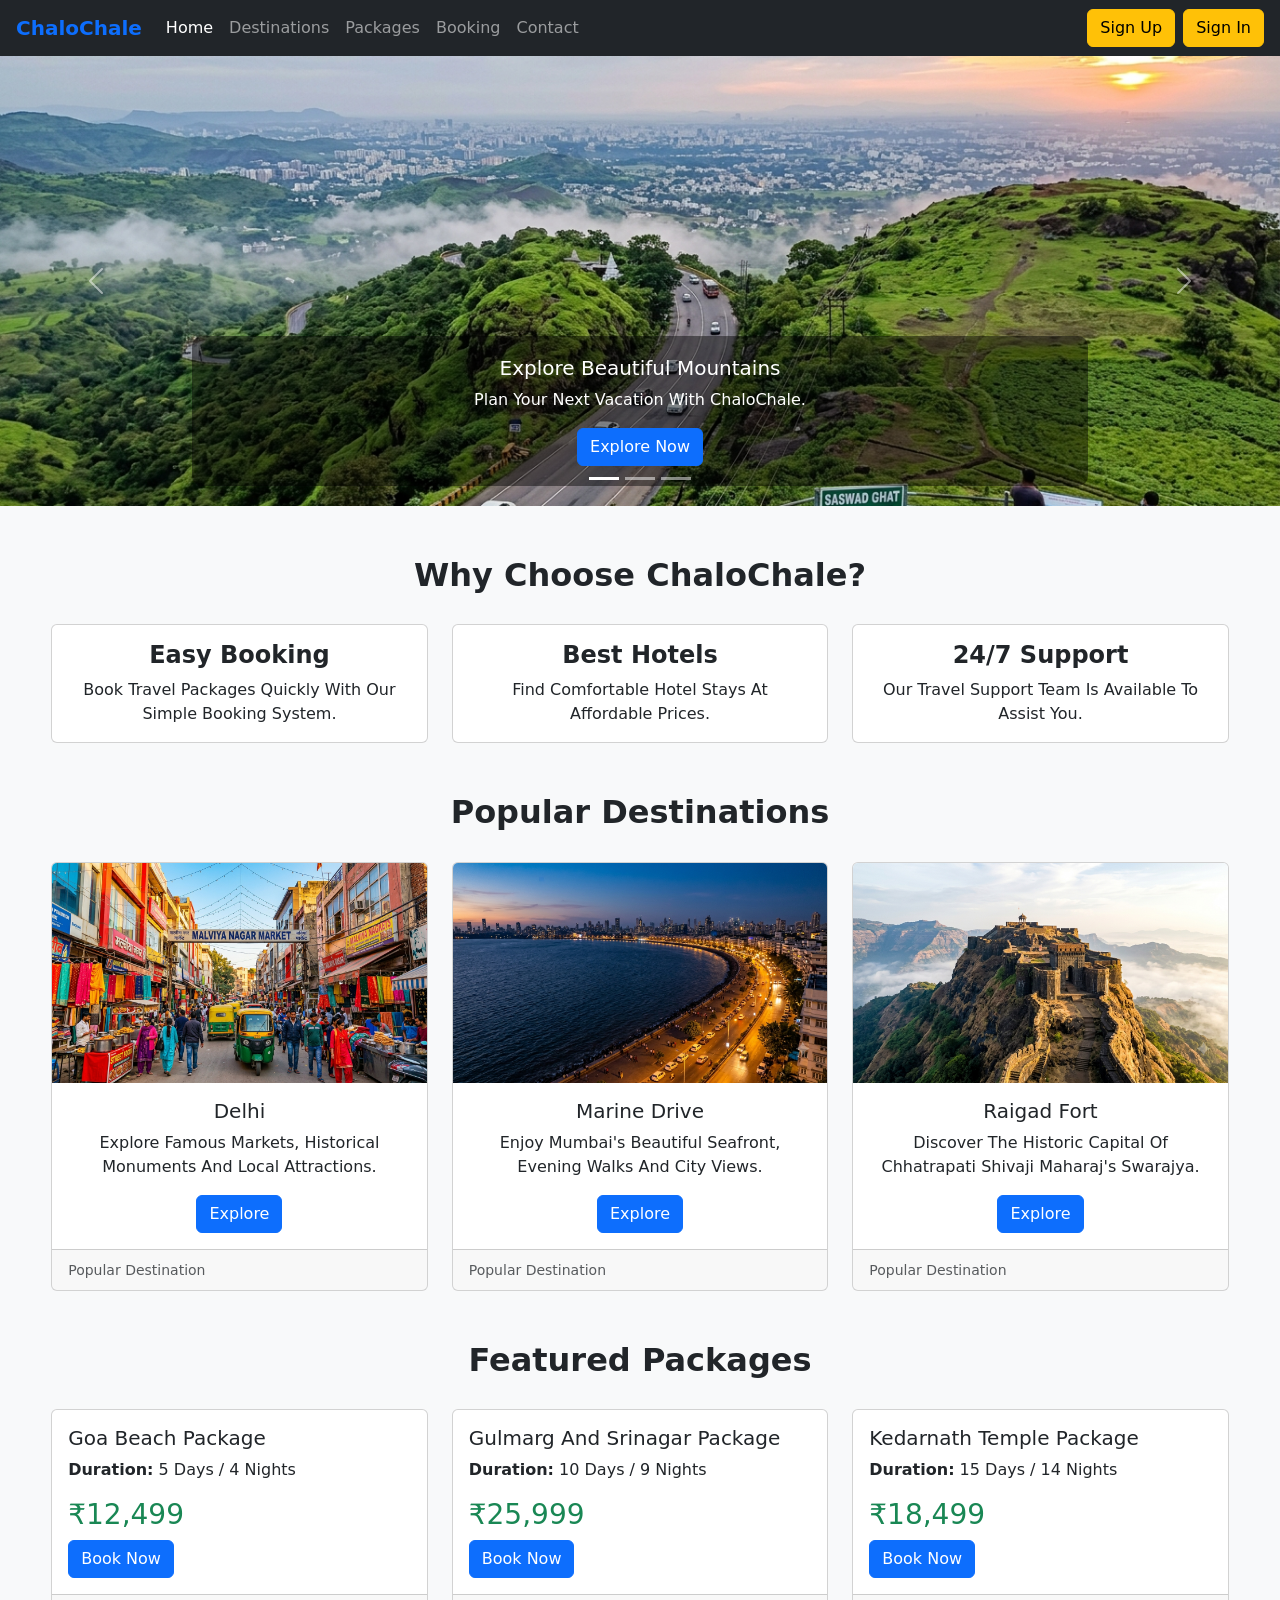
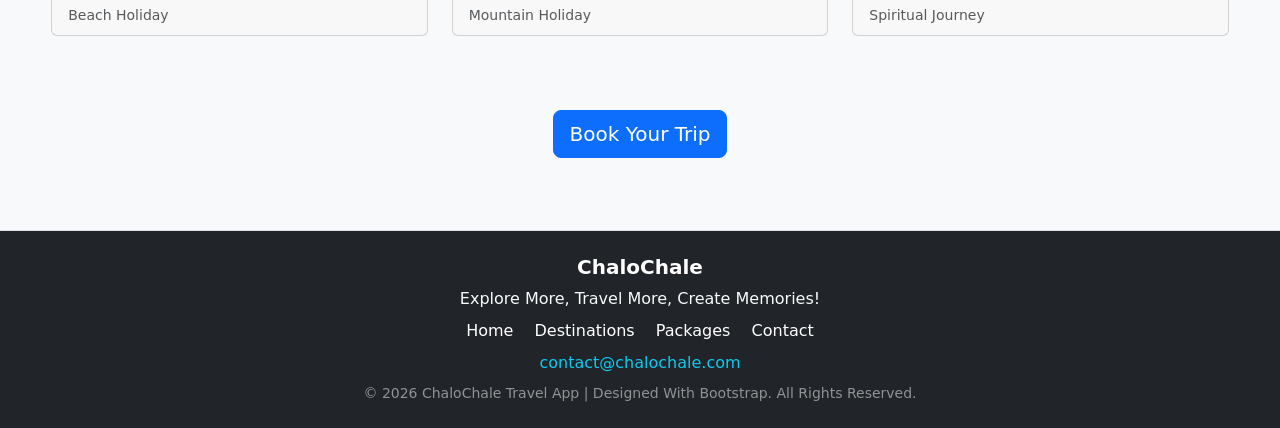
<file: index.html>
<!DOCTYPE html>
<html lang="en">

<head>
    <meta charset="UTF-8">
    <meta name="viewport" content="width=device-width, initial-scale=1.0">

    <title>ChaloChale - Home</title>

    <!-- Bootstrap CSS -->
    <link href="https://cdn.jsdelivr.net/npm/bootstrap@5.3.8/dist/css/bootstrap.min.css"
        rel="stylesheet">

    <style>
        body {
            margin: 0;
            background-color: #f8f9fa;
            overflow-x: hidden;
        }

        /* Full-width page */
        .main-container {
            width: 100%;
            max-width: 100%;
            padding: 0;
            margin: 0;
        }

        /* Carousel */
        .carousel-item img {
            width: 100%;
            height: 450px;
            object-fit: cover;
        }

        .carousel-caption {
            background: rgba(0, 0, 0, 0.45);
            border-radius: 10px;
            padding: 20px;
        }

        /* Cards */
        .card {
            transition: transform 0.3s ease, box-shadow 0.3s ease;
        }

        .card:hover {
            transform: translateY(-5px);
            box-shadow: 0 8px 20px rgba(0, 0, 0, 0.12);
        }

        .destination-img {
            width: 100%;
            height: 220px;
            object-fit: cover;
        }

        /* Section spacing */
        .page-section {
            padding: 50px 4%;
        }

        .section-title {
            margin-bottom: 30px;
            font-weight: bold;
        }

        /* Booking modal */
        .modal-content {
            border: none;
            border-radius: 12px;
            overflow: hidden;
        }

        .modal-header {
            background-color: #f8f9fa;
        }

        .modal-title {
            font-size: 1.5rem;
            font-weight: bold;
        }

        .modal-body {
            padding: 24px;
        }

        .modal-footer {
            background-color: #f8f9fa;
        }

        /* Footer */
        footer a:hover {
            color: #ffc107 !important;
        }

        @media (max-width: 767px) {
            .carousel-item img {
                height: 280px;
            }

            .carousel-caption {
                padding: 8px;
            }

            .carousel-caption h5 {
                font-size: 16px;
            }

            .carousel-caption p {
                font-size: 12px;
            }

            .carousel-caption .btn {
                font-size: 12px;
                padding: 5px 10px;
            }

            .page-section {
                padding: 35px 16px;
            }

            .modal-body {
                padding: 18px;
            }
        }
    </style>
</head>

<body>

    <div class="main-container">

        <!-- NAVBAR START -->
        <nav class="navbar navbar-expand-lg navbar-dark bg-dark px-3">
            <a class="navbar-brand text-primary fw-bold" href="index.html">
                ChaloChale
            </a>

            <button class="navbar-toggler" type="button"
                data-bs-toggle="collapse"
                data-bs-target="#mainNavbar"
                aria-controls="mainNavbar"
                aria-expanded="false"
                aria-label="Toggle navigation">
                <span class="navbar-toggler-icon"></span>
            </button>

            <div class="collapse navbar-collapse" id="mainNavbar">

                <ul class="navbar-nav me-auto mb-2 mb-lg-0">
                    <li class="nav-item">
                        <a class="nav-link active" href="index.html"
                            aria-current="page">Home</a>
                    </li>

                    <li class="nav-item">
                        <a class="nav-link" href="index.html#destinations">Destinations</a>
                    </li>

                    <li class="nav-item">
                        <a class="nav-link" href="index.html#packages">Packages</a>
                    </li>

                    <li class="nav-item">
                        <a class="nav-link" href="Booking.html">Booking</a>
                    </li>

                    <li class="nav-item">
                        <a class="nav-link" href="Contact.html#contactForm">Contact</a>
                    </li>
                </ul>

                <div class="d-flex gap-2 mb-2 mb-lg-0">
                    <a class="btn btn-warning" href="signup.html">Sign Up</a>
                    <a class="btn btn-warning" href="signin.html">Sign In</a>
                </div>

            </div>
        </nav>
        <!-- NAVBAR END -->


        <!-- CAROUSEL START -->
        <div id="carouselExampleCaptions"
            class="carousel slide"
            data-bs-ride="carousel">

            <div class="carousel-indicators">
                <button type="button"
                    data-bs-target="#carouselExampleCaptions"
                    data-bs-slide-to="0"
                    class="active"
                    aria-current="true"
                    aria-label="Slide 1"></button>

                <button type="button"
                    data-bs-target="#carouselExampleCaptions"
                    data-bs-slide-to="1"
                    aria-label="Slide 2"></button>

                <button type="button"
                    data-bs-target="#carouselExampleCaptions"
                    data-bs-slide-to="2"
                    aria-label="Slide 3"></button>
            </div>

            <div class="carousel-inner">

                <div class="carousel-item active">
                    <img src="./assets/images/carousel1.png"
                        class="d-block w-100"
                        alt="Beautiful mountains">

                    <div class="carousel-caption d-none d-md-block">
                        <h5>Explore Beautiful Mountains</h5>
                        <p>Plan Your Next Vacation With ChaloChale.</p>

                        <a href="#destinations" class="btn btn-primary">
                            Explore Now
                        </a>
                    </div>
                </div>

                <div class="carousel-item">
                    <img src="./assets/images/carousel2.png"
                        class="d-block w-100"
                        alt="Marine Drive Mumbai">

                    <div class="carousel-caption d-none d-md-block">
                        <h5>Enjoy Marine Drive</h5>
                        <p>Discover Beautiful Places With Your Loved Ones.</p>

                        <a href="#packages" class="btn btn-primary">
                            View Packages
                        </a>
                    </div>
                </div>

                <div class="carousel-item">
                    <img src="./assets/images/carousel3.png"
                        class="d-block w-100"
                        alt="Luxury hotel">

                    <div class="carousel-caption d-none d-md-block">
                        <h5>Experience Luxury Stays</h5>
                        <p>Relax And Unwind At Premium Hotels.</p>

                        <button type="button"
                            class="btn btn-warning open-booking">
                            Book Trip
                        </button>
                    </div>
                </div>

            </div>

            <button class="carousel-control-prev"
                type="button"
                data-bs-target="#carouselExampleCaptions"
                data-bs-slide="prev">
                <span class="carousel-control-prev-icon"
                    aria-hidden="true"></span>
                <span class="visually-hidden">Previous</span>
            </button>

            <button class="carousel-control-next"
                type="button"
                data-bs-target="#carouselExampleCaptions"
                data-bs-slide="next">
                <span class="carousel-control-next-icon"
                    aria-hidden="true"></span>
                <span class="visually-hidden">Next</span>
            </button>

        </div>
        <!-- CAROUSEL END -->


        <!-- SERVICES START -->
        <section class="page-section">
            <h2 class="text-center section-title">Why Choose ChaloChale?</h2>

            <div class="row row-cols-1 row-cols-md-3 g-4">
                <div class="col">
                    <div class="card h-100">
                        <div class="card-body text-center">
                            <h4 class="card-title fw-bold">Easy Booking</h4>
                            <p class="card-text">
                                Book Travel Packages Quickly With Our
                                Simple Booking System.
                            </p>
                        </div>
                    </div>
                </div>

                <div class="col">
                    <div class="card h-100">
                        <div class="card-body text-center">
                            <h4 class="card-title fw-bold">Best Hotels</h4>
                            <p class="card-text">
                                Find Comfortable Hotel Stays At
                                Affordable Prices.
                            </p>
                        </div>
                    </div>
                </div>

                <div class="col">
                    <div class="card h-100">
                        <div class="card-body text-center">
                            <h4 class="card-title fw-bold">24/7 Support</h4>
                            <p class="card-text">
                                Our Travel Support Team Is Available
                                To Assist You.
                            </p>
                        </div>
                    </div>
                </div>
            </div>
        </section>
        <!-- SERVICES END -->


        <!-- DESTINATIONS START -->
        <section class="page-section pt-0" id="destinations">
            <h2 class="text-center section-title">Popular Destinations</h2>

            <div class="row row-cols-1 row-cols-md-3 g-4">

                <div class="col">
                    <div class="card h-100">
                        <img src="./assets/images/delhi.png"
                            class="card-img-top destination-img"
                            alt="Delhi">

                        <div class="card-body text-center">
                            <h5 class="card-title">Delhi</h5>
                            <p class="card-text">
                                Explore Famous Markets, Historical
                                Monuments And Local Attractions.
                            </p>
                            <button type="button"
                                class="btn btn-primary open-booking">
                                Explore
                            </button>
                        </div>

                        <div class="card-footer">
                            <small class="text-body-secondary">
                                Popular Destination
                            </small>
                        </div>
                    </div>
                </div>

                <div class="col">
                    <div class="card h-100">
                        <img src="./assets/images/mumbai.png"
                            class="card-img-top destination-img"
                            alt="Marine Drive Mumbai">

                        <div class="card-body text-center">
                            <h5 class="card-title">Marine Drive</h5>
                            <p class="card-text">
                                Enjoy Mumbai's Beautiful Seafront,
                                Evening Walks And City Views.
                            </p>
                            <button type="button"
                                class="btn btn-primary open-booking">
                                Explore
                            </button>
                        </div>

                        <div class="card-footer">
                            <small class="text-body-secondary">
                                Popular Destination
                            </small>
                        </div>
                    </div>
                </div>

                <div class="col">
                    <div class="card h-100">
                        <img src="./assets/images/raigad.png"
                            class="card-img-top destination-img"
                            alt="Raigad Fort">

                        <div class="card-body text-center">
                            <h5 class="card-title">Raigad Fort</h5>
                            <p class="card-text">
                                Discover The Historic Capital Of
                                Chhatrapati Shivaji Maharaj's Swarajya.
                            </p>
                            <button type="button"
                                class="btn btn-primary open-booking">
                                Explore
                            </button>
                        </div>

                        <div class="card-footer">
                            <small class="text-body-secondary">
                                Popular Destination
                            </small>
                        </div>
                    </div>
                </div>

            </div>
        </section>
        <!-- DESTINATIONS END -->


        <!-- PACKAGES START -->
        <section class="page-section pt-0" id="packages">
            <h2 class="text-center section-title">Featured Packages</h2>

            <div class="row row-cols-1 row-cols-md-3 g-4">

                <div class="col">
                    <div class="card h-100">
                        <div class="card-body">
                            <h5 class="card-title">Goa Beach Package</h5>
                            <p><strong>Duration:</strong> 5 Days / 4 Nights</p>
                            <h3 class="text-success">₹12,499</h3>
                            <button type="button"
                                class="btn btn-primary open-booking">
                                Book Now
                            </button>
                        </div>
                        <div class="card-footer">
                            <small class="text-body-secondary">Beach Holiday</small>
                        </div>
                    </div>
                </div>

                <div class="col">
                    <div class="card h-100">
                        <div class="card-body">
                            <h5 class="card-title">
                                Gulmarg And Srinagar Package
                            </h5>
                            <p><strong>Duration:</strong> 10 Days / 9 Nights</p>
                            <h3 class="text-success">₹25,999</h3>
                            <button type="button"
                                class="btn btn-primary open-booking">
                                Book Now
                            </button>
                        </div>
                        <div class="card-footer">
                            <small class="text-body-secondary">Mountain Holiday</small>
                        </div>
                    </div>
                </div>

                <div class="col">
                    <div class="card h-100">
                        <div class="card-body">
                            <h5 class="card-title">Kedarnath Temple Package</h5>
                            <p><strong>Duration:</strong> 15 Days / 14 Nights</p>
                            <h3 class="text-success">₹18,499</h3>
                            <button type="button"
                                class="btn btn-primary open-booking">
                                Book Now
                            </button>
                        </div>
                        <div class="card-footer">
                            <small class="text-body-secondary">Spiritual Journey</small>
                        </div>
                    </div>
                </div>

            </div>
        </section>
        <!-- PACKAGES END -->


        <!-- MAIN BOOKING BUTTON -->
        <div class="text-center py-4" id="booking">
            <button type="button"
                class="btn btn-primary btn-lg open-booking">
                Book Your Trip
            </button>
        </div>


        <!-- BOOTSTRAP BOOKING MODAL START -->
        <div class="modal fade" id="bookingModal"
            tabindex="-1"
            aria-labelledby="bookingModalLabel"
            aria-hidden="true">

            <div class="modal-dialog modal-lg modal-dialog-centered modal-dialog-scrollable">
                <div class="modal-content">

                    <div class="modal-header">
                        <h1 class="modal-title" id="bookingModalLabel">
                            Book Your Trip
                        </h1>

                        <button type="button"
                            class="btn-close"
                            data-bs-dismiss="modal"
                            aria-label="Close"></button>
                    </div>

                    <div class="modal-body">
                        <form class="row g-3" id="bookingForm">

                            <div class="col-md-6">
                                <label for="fullname" class="form-label">
                                    Full Name
                                </label>
                                <input type="text"
                                    class="form-control"
                                    id="fullname"
                                    name="fullname"
                                    placeholder="Enter your full name"
                                    autocomplete="name"
                                    required>
                            </div>

                            <div class="col-md-6">
                                <label for="inputEmail4" class="form-label">
                                    Email
                                </label>
                                <input type="email"
                                    class="form-control"
                                    id="inputEmail4"
                                    name="email"
                                    placeholder="Enter your email"
                                    autocomplete="email"
                                    required>
                            </div>

                            <div class="col-md-6">
                                <label for="inputPassword4" class="form-label">
                                    Password
                                </label>
                                <input type="password"
                                    class="form-control"
                                    id="inputPassword4"
                                    name="password"
                                    minlength="8"
                                    autocomplete="new-password"
                                    placeholder="Minimum 8 characters"
                                    required>
                            </div>

                            <div class="col-md-6">
                                <label for="travelDate" class="form-label">
                                    Travel Date
                                </label>
                                <input type="date"
                                    class="form-control"
                                    id="travelDate"
                                    name="travelDate"
                                    required>
                            </div>

                            <div class="col-md-6">
                                <label for="numberOfPeople" class="form-label">
                                    Number Of People
                                </label>
                                <input type="number"
                                    class="form-control"
                                    id="numberOfPeople"
                                    name="numberOfPeople"
                                    min="1"
                                    max="100"
                                    value="1"
                                    required>
                            </div>

                            <div class="col-md-6">
                                <label for="inputCity" class="form-label">
                                    City
                                </label>
                                <input type="text"
                                    class="form-control"
                                    id="inputCity"
                                    name="city"
                                    placeholder="Enter your city"
                                    autocomplete="address-level2"
                                    required>
                            </div>

                            <div class="col-md-8">
                                <label for="inputState" class="form-label">
                                    State
                                </label>
                                <select id="inputState"
                                    class="form-select"
                                    name="state"
                                    required>
                                    <option value="" selected disabled>
                                        Choose your state...
                                    </option>
                                    <option>Maharashtra</option>
                                    <option>Goa</option>
                                    <option>Gujarat</option>
                                    <option>Karnataka</option>
                                    <option>Delhi</option>
                                    <option>Jammu and Kashmir</option>
                                    <option>Uttarakhand</option>
                                    <option>Other</option>
                                </select>
                            </div>

                            <div class="col-md-4">
                                <label for="inputZip" class="form-label">
                                    PIN Code
                                </label>
                                <input type="text"
                                    class="form-control"
                                    id="inputZip"
                                    name="zip"
                                    inputmode="numeric"
                                    pattern="[0-9]{6}"
                                    maxlength="6"
                                    placeholder="6 digits"
                                    required>
                            </div>

                            <div class="col-12">
                                <div class="form-check">
                                    <input type="checkbox"
                                        id="gridCheck"
                                        name="confirmDetails"
                                        class="form-check-input"
                                        required>

                                    <label for="gridCheck"
                                        class="form-check-label">
                                        I confirm that the details are correct.
                                    </label>
                                </div>
                            </div>

                            <div class="col-12">
                                <button type="submit" class="btn btn-success">
                                    Submit Booking Request
                                </button>

                                <button type="button"
                                    class="btn btn-secondary"
                                    data-bs-dismiss="modal">
                                    Cancel
                                </button>
                            </div>

                        </form>
                    </div>

                </div>
            </div>
        </div>
        <!-- BOOTSTRAP BOOKING MODAL END -->


        <!-- FOOTER START -->
        <footer class="text-center border-top py-4 mt-5 bg-dark text-white"
            id="contact">

            <h5 class="fw-bold">ChaloChale</h5>

            <p class="mb-2 text-light">
                Explore More, Travel More, Create Memories!
            </p>

            <p class="mb-2">
                <a href="#home" class="text-white text-decoration-none mx-2">Home</a>
                <a href="#destinations" class="text-white text-decoration-none mx-2">Destinations</a>
                <a href="#packages" class="text-white text-decoration-none mx-2">Packages</a>
                <a href="#contact" class="text-white text-decoration-none mx-2">Contact</a>
            </p>

            <p class="mb-2">
                <a href="mailto:contact@chalochale.com"
                    class="text-info text-decoration-none">
                    contact@chalochale.com
                </a>
            </p>

            <p class="text-white-50 small mb-0">
                &copy; 2026 ChaloChale Travel App |
                Designed With Bootstrap. All Rights Reserved.
            </p>

        </footer>
        <!-- FOOTER END -->

    </div>

    <!-- Bootstrap JavaScript -->
    <script src="https://cdn.jsdelivr.net/npm/bootstrap@5.3.8/dist/js/bootstrap.bundle.min.js"></script>

    <!-- Custom JavaScript -->
    <script src="./js/script.js"></script> 

</body>
</html>
</file>
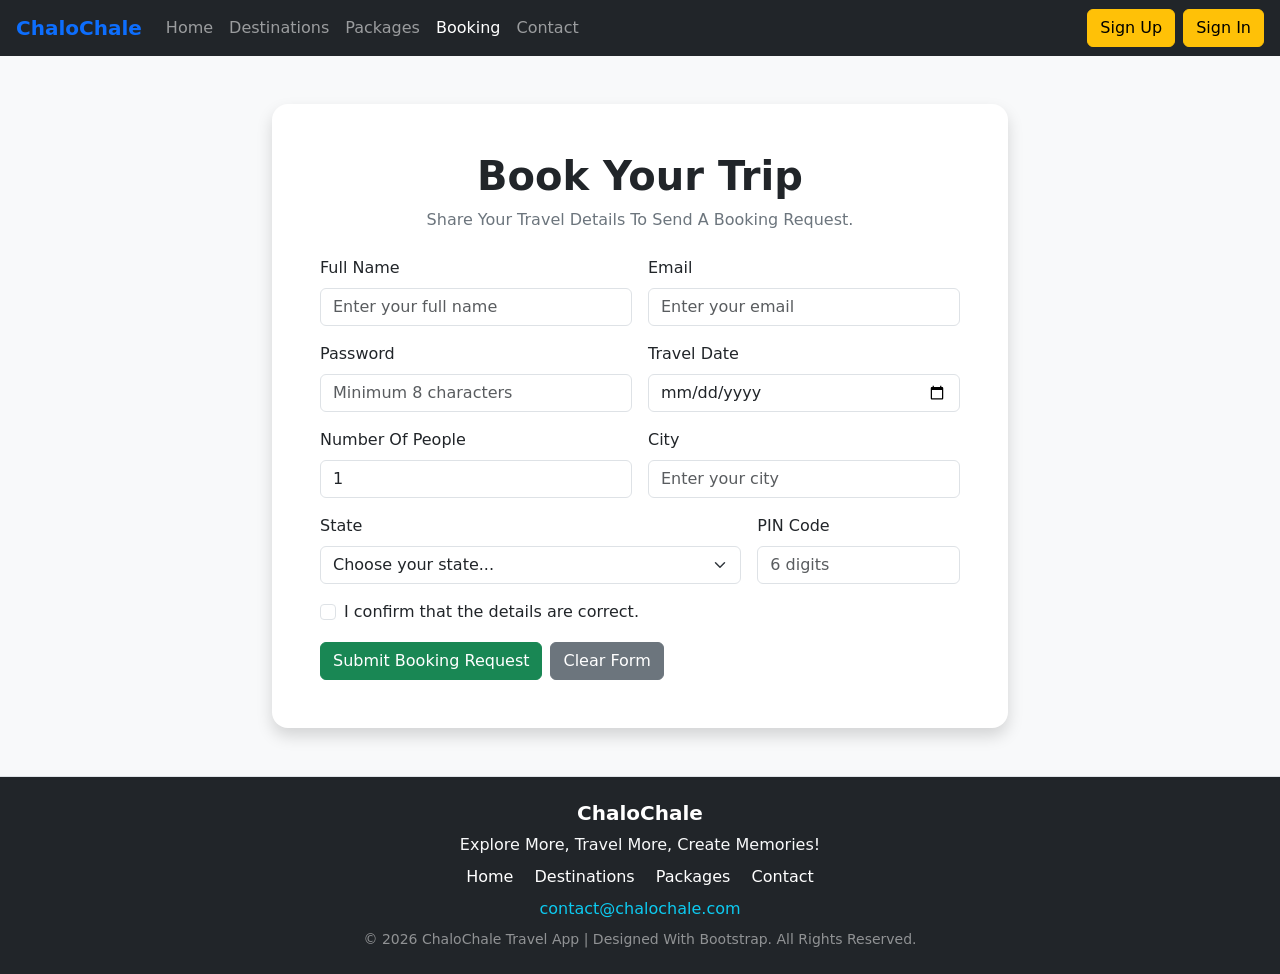
<file: Booking.html>
<!DOCTYPE html>
<html lang="en">

<head>
    <meta charset="UTF-8">
    <meta name="viewport" content="width=device-width, initial-scale=1.0">
    <title>ChaloChale - Booking</title>
    <link href="https://cdn.jsdelivr.net/npm/bootstrap@5.3.8/dist/css/bootstrap.min.css"
        rel="stylesheet">
</head>

<body class="bg-light min-vh-100 d-flex flex-column">

    <div class="main-container flex-grow-1 d-flex flex-column">

        <!-- NAVBAR START -->
        <nav class="navbar navbar-expand-lg navbar-dark bg-dark px-3">

            <a class="navbar-brand text-primary fw-bold" href="index.html">
                ChaloChale
            </a>

            <button class="navbar-toggler" type="button"
                data-bs-toggle="collapse"
                data-bs-target="#mainNavbar"
                aria-controls="mainNavbar"
                aria-expanded="false"
                aria-label="Toggle navigation">
                <span class="navbar-toggler-icon"></span>
            </button>

            <div class="collapse navbar-collapse" id="mainNavbar">
                <ul class="navbar-nav me-auto mb-2 mb-lg-0">
                    <li class="nav-item">
                        <a class="nav-link" href="index.html">Home</a>
                    </li>
                    <li class="nav-item">
                        <a class="nav-link" href="index.html#destinations">
                            Destinations
                        </a>
                    </li>
                    <li class="nav-item">
                        <a class="nav-link" href="index.html#packages">
                            Packages
                        </a>
                    </li>
                    <li class="nav-item">
                        <a class="nav-link active" href="Booking.html"
                            aria-current="page">
                            Booking
                        </a>
                    </li>
                    <li class="nav-item">
                        <a class="nav-link" href="Contact.html#contactForm">
                            Contact
                        </a>
                    </li>
                </ul>

                <div class="d-flex gap-2 mb-2 mb-lg-0">
                    <a class="btn btn-warning" href="signup.html">Sign Up</a>
                    <a class="btn btn-warning" href="signin.html">Sign In</a>
                </div>
            </div>
        </nav>
        <!-- NAVBAR END -->

        <main class="flex-grow-1">
            <section class="container py-5">
                <div class="row justify-content-center">
                    <div class="col-12 col-lg-9 col-xl-8">
                        <div class="card border-0 shadow rounded-4"> 
                            <div class="card-body p-4 p-md-5">
                                <h1 class="text-center fw-bold mb-2">
                                    Book Your Trip
                                </h1>
                                <p class="text-center text-secondary mb-4">
                                    Share Your Travel Details To Send A Booking Request.
                                </p>

                                <form class="row g-3" id="bookingForm">
                                    <div class="col-md-6">
                                        <label for="fullname" class="form-label">
                                            Full Name
                                        </label>
                                        <input type="text"
                                            class="form-control"
                                            id="fullname"
                                            name="fullname"
                                            placeholder="Enter your full name"
                                            autocomplete="name"
                                            required>
                                    </div>

                                    <div class="col-md-6">
                                        <label for="inputEmail4" class="form-label">
                                            Email
                                        </label>
                                        <input type="email"
                                            class="form-control"
                                            id="inputEmail4"
                                            name="email"
                                            placeholder="Enter your email"
                                            autocomplete="email"
                                            required>
                                    </div>

                                    <div class="col-md-6">
                                        <label for="inputPassword4" class="form-label">
                                            Password
                                        </label>
                                        <input type="password"
                                            class="form-control"
                                            id="inputPassword4"
                                            name="password"
                                            minlength="8"
                                            autocomplete="new-password"
                                            placeholder="Minimum 8 characters"
                                            required>
                                    </div>

                                    <div class="col-md-6">
                                        <label for="travelDate" class="form-label">
                                            Travel Date
                                        </label>
                                        <input type="date"
                                            class="form-control"
                                            id="travelDate"
                                            name="travelDate"
                                            required>
                                    </div>

                                    <div class="col-md-6">
                                        <label for="numberOfPeople" class="form-label">
                                            Number Of People
                                        </label>
                                        <input type="number"
                                            class="form-control"
                                            id="numberOfPeople"
                                            name="numberOfPeople"
                                            min="1"
                                            max="100"
                                            value="1"
                                            required>
                                    </div>

                                    <div class="col-md-6">
                                        <label for="inputCity" class="form-label">
                                            City
                                        </label>
                                        <input type="text"
                                            class="form-control"
                                            id="inputCity"
                                            name="city"
                                            placeholder="Enter your city"
                                            autocomplete="address-level2"
                                            required>
                                    </div>

                                    <div class="col-md-8">
                                        <label for="inputState" class="form-label">
                                            State
                                        </label>
                                        <select id="inputState"
                                            class="form-select"
                                            name="state"
                                            required>
                                            <option value="" selected disabled>
                                                Choose your state...
                                            </option>
                                            <option>Maharashtra</option>
                                            <option>Goa</option>
                                            <option>Gujarat</option>
                                            <option>Karnataka</option>
                                            <option>Delhi</option>
                                            <option>Jammu and Kashmir</option>
                                            <option>Uttarakhand</option>
                                            <option>Other</option>
                                        </select>
                                    </div>

                                    <div class="col-md-4">
                                        <label for="inputZip" class="form-label">
                                            PIN Code
                                        </label>
                                        <input type="text"
                                            class="form-control"
                                            id="inputZip"
                                            name="zip"
                                            inputmode="numeric"
                                            pattern="[0-9]{6}"
                                            maxlength="6"
                                            placeholder="6 digits"
                                            required>
                                    </div>

                                    <div class="col-12">
                                        <div class="form-check">
                                            <input type="checkbox"
                                                id="gridCheck"
                                                name="confirmDetails"
                                                class="form-check-input"
                                                required>
                                            <label for="gridCheck"
                                                class="form-check-label">
                                                I confirm that the details are correct.
                                            </label>
                                        </div>
                                    </div>

                                    <div class="col-12 d-flex flex-column flex-sm-row gap-2">
                                        <button type="submit" class="btn btn-success">
                                            Submit Booking Request
                                        </button>
                                        <button type="reset" class="btn btn-secondary">
                                            Clear Form
                                        </button>
                                    </div>
                                </form>
                            </div>
                        </div>
                    </div>
                </div>
            </section>
        </main>

        <!-- FOOTER START -->
        <footer class="text-center border-top py-4 mt-auto bg-dark text-white"
            id="contact">

            <h5 class="fw-bold">ChaloChale</h5>

            <p class="mb-2 text-light">
                Explore More, Travel More, Create Memories!
            </p>

            <p class="mb-2">
                <a href="index.html"
                    class="text-white text-decoration-none mx-2">
                    Home
                </a>
                <a href="index.html#destinations"
                    class="text-white text-decoration-none mx-2">
                    Destinations
                </a>
                <a href="index.html#packages"
                    class="text-white text-decoration-none mx-2">
                    Packages
                </a>
                <a href="#contact"
                    class="text-white text-decoration-none mx-2">
                    Contact
                </a>
            </p>

            <p class="mb-2">
                <a href="mailto:contact@chalochale.com"
                    class="text-info text-decoration-none">
                    contact@chalochale.com
                </a>
            </p>

            <p class="text-white-50 small mb-0">
                &copy; 2026 ChaloChale Travel App |
                Designed With Bootstrap. All Rights Reserved.
            </p>
        </footer>
        <!-- FOOTER END -->

    </div>

    <script src="https://cdn.jsdelivr.net/npm/bootstrap@5.3.8/dist/js/bootstrap.bundle.min.js">
    </script>
</body>

</html>
</file>
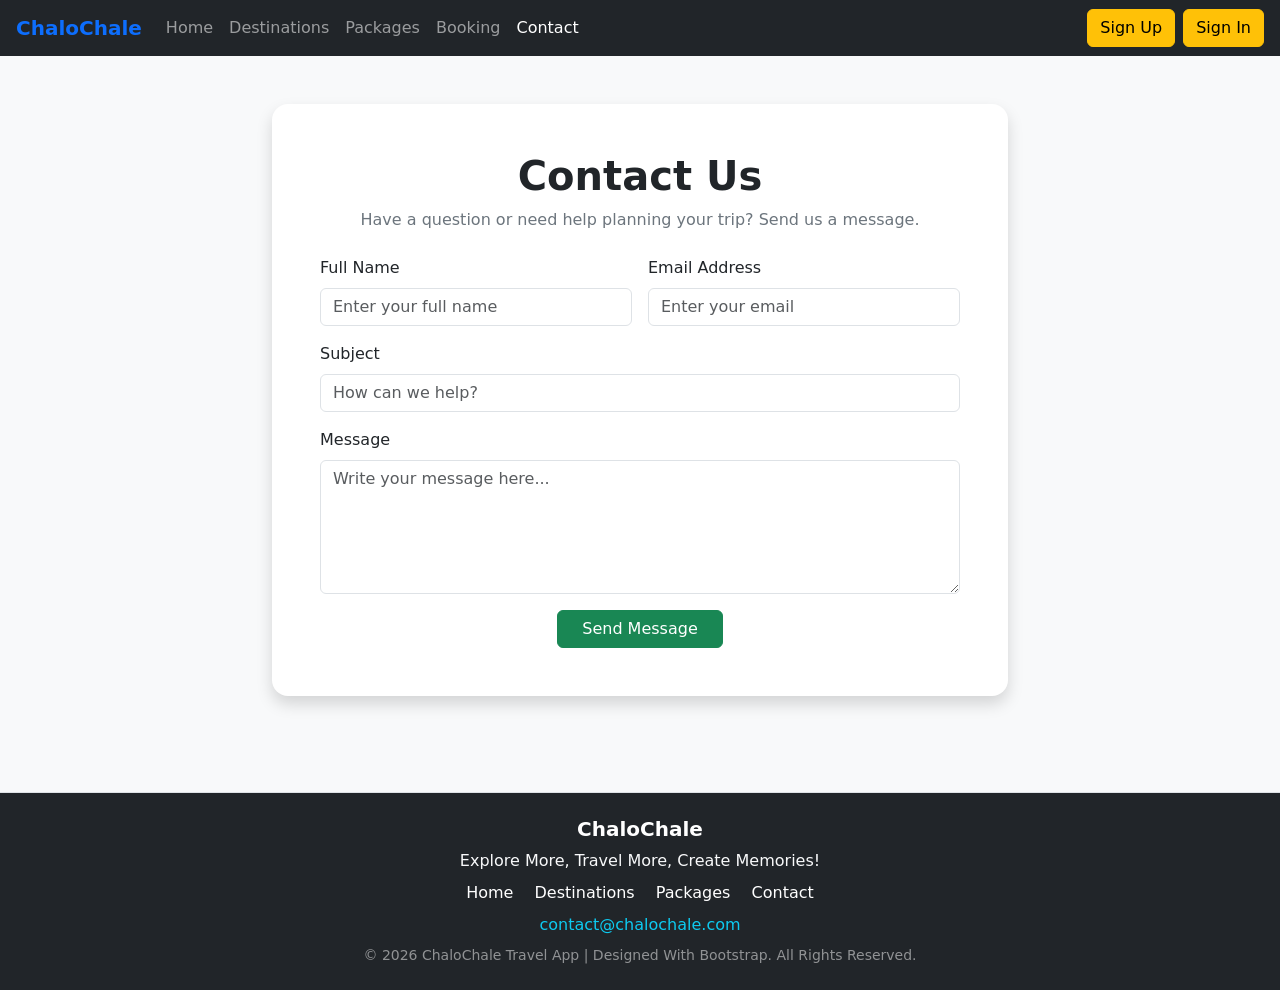
<file: Contact.html>
<!DOCTYPE html>
<html lang="en">

<head>
    <meta charset="UTF-8">
    <meta name="viewport" content="width=device-width, initial-scale=1.0">
    <title>ChaloChale - Contact</title>
    <link href="https://cdn.jsdelivr.net/npm/bootstrap@5.3.8/dist/css/bootstrap.min.css"
        rel="stylesheet">
</head>

<body class="bg-light min-vh-100 d-flex flex-column">

    <div class="main-container flex-grow-1 d-flex flex-column">

        <!-- NAVBAR START -->
        <nav class="navbar navbar-expand-lg navbar-dark bg-dark px-3">
            <a class="navbar-brand text-primary fw-bold" href="index.html">
                ChaloChale
            </a>

            <button class="navbar-toggler" type="button"
                data-bs-toggle="collapse"
                data-bs-target="#mainNavbar"
                aria-controls="mainNavbar"
                aria-expanded="false"
                aria-label="Toggle navigation">
                <span class="navbar-toggler-icon"></span>
            </button>

            <div class="collapse navbar-collapse" id="mainNavbar">
                <ul class="navbar-nav me-auto mb-2 mb-lg-0">
                    <li class="nav-item">
                        <a class="nav-link" href="index.html">Home</a>
                    </li>
                    <li class="nav-item">
                        <a class="nav-link" href="index.html#destinations">
                            Destinations
                        </a>
                    </li>
                    <li class="nav-item">
                        <a class="nav-link" href="index.html#packages">
                            Packages
                        </a>
                    </li>
                    <li class="nav-item">
                        <a class="nav-link" href="Booking.html">Booking</a>
                    </li>
                    <li class="nav-item">
                        <a class="nav-link active" href="#contactForm"
                            aria-current="page">
                            Contact
                        </a>
                    </li>
                </ul>

                <div class="d-flex gap-2 mb-2 mb-lg-0">
                    <a class="btn btn-warning" href="signup.html">Sign Up</a>
                    <a class="btn btn-warning" href="signin.html">Sign In</a>
                </div>
            </div>
        </nav>
        <!-- NAVBAR END -->

        <main class="flex-grow-1">
            <section class="container py-5" id="contactForm">
                <div class="row justify-content-center">
                    <div class="col-12 col-lg-9 col-xl-8">
                        <div class="card border-0 shadow rounded-4">
                            <div class="card-body p-4 p-md-5">
                                <h1 class="text-center fw-bold mb-2">
                                    Contact Us
                                </h1>
                                <p class="text-center text-secondary mb-4">
                                    Have a question or need help planning your trip?
                                    Send us a message.
                                </p>

                                <form class="row g-3">
                                    <div class="col-md-6">
                                        <label for="fullName" class="form-label">
                                            Full Name
                                        </label>
                                        <input type="text"
                                            class="form-control"
                                            id="fullName"
                                            name="name"
                                            placeholder="Enter your full name"
                                            autocomplete="name"
                                            required>
                                    </div>

                                    <div class="col-md-6">
                                        <label for="email" class="form-label">
                                            Email Address
                                        </label>
                                        <input type="email"
                                            class="form-control"
                                            id="email"
                                            name="email"
                                            placeholder="Enter your email"
                                            autocomplete="email"
                                            required>
                                    </div>

                                    <div class="col-12">
                                        <label for="subject" class="form-label">
                                            Subject
                                        </label>
                                        <input type="text"
                                            class="form-control"
                                            id="subject"
                                            name="subject"
                                            placeholder="How can we help?"
                                            required>
                                    </div>

                                    <div class="col-12">
                                        <label for="message" class="form-label">
                                            Message
                                        </label>
                                        <textarea class="form-control"
                                            id="message"
                                            name="message"
                                            rows="5"
                                            placeholder="Write your message here..."
                                            required></textarea>
                                    </div>

                                    <div class="col-12 text-center">
                                        <button type="submit"
                                            class="btn btn-success px-4">
                                            Send Message
                                        </button>
                                    </div>
                                </form>
                            </div>
                        </div>
                    </div>
                </div>
            </section>
        </main>

        <!-- FOOTER START -->
        <footer class="text-center border-top py-4 mt-5 bg-dark text-white"
            id="contact">

            <h5 class="fw-bold">ChaloChale</h5>

            <p class="mb-2 text-light">
                Explore More, Travel More, Create Memories!
            </p>

            <p class="mb-2">
                <a href="index.html" class="text-white text-decoration-none mx-2">Home</a>
                <a href="index.html#destinations"
                    class="text-white text-decoration-none mx-2">Destinations</a>
                <a href="index.html#packages"
                    class="text-white text-decoration-none mx-2">Packages</a>
                <a href="#contactForm"
                    class="text-white text-decoration-none mx-2">Contact</a>
            </p>

            <p class="mb-2">
                <a href="mailto:contact@chalochale.com"
                    class="text-info text-decoration-none">
                    contact@chalochale.com
                </a>
            </p>

            <p class="text-white-50 small mb-0">
                &copy; 2026 ChaloChale Travel App |
                Designed With Bootstrap. All Rights Reserved.
            </p>

        </footer>
        <!-- FOOTER END -->
    </div>

    <script src="https://cdn.jsdelivr.net/npm/bootstrap@5.3.8/dist/js/bootstrap.bundle.min.js"></script>
</body>

</html>
</file>
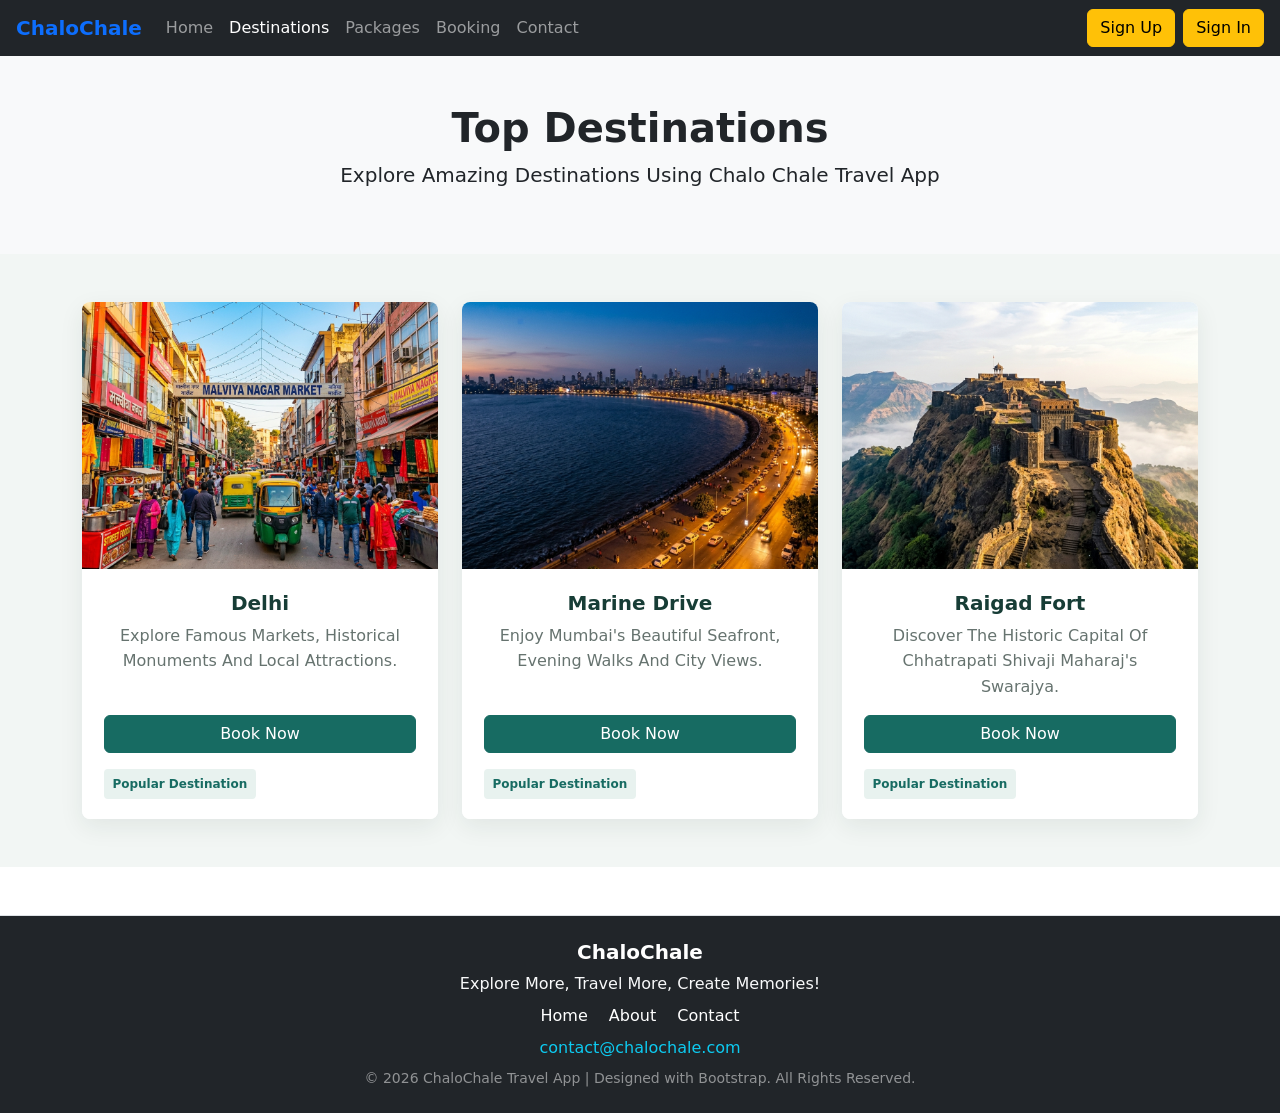
<file: Destinations.html>
<!DOCTYPE html>
<html lang="en">

<head>
    <meta charset="UTF-8">
    <meta name="viewport" content="width=device-width, initial-scale=1.0">
    <title> Chalo Chale Destinations </title>

    <link href="https://cdn.jsdelivr.net/npm/bootstrap@5.3.8/dist/css/bootstrap.min.css" rel="stylesheet"
        integrity="sha384-sRIl4kxILFvY47J16cr9ZwB07vP4J8+LH7qKQnuqkuIAvNWLzeN8tE5YBujZqJLB" crossorigin="anonymous">
    <link rel="stylesheet" href="./css/style.css">
</head>

<body>

    <nav class="navbar navbar-expand-lg navbar-dark bg-dark px-3">
        <a class="navbar-brand text-primary fw-bold" href="index.html">
                ChaloChale
        </a>

        <button class="navbar-toggler" type="button"
            data-bs-toggle="collapse"
            data-bs-target="#mainNavbar"
            aria-controls="mainNavbar"
            aria-expanded="false"
            aria-label="Toggle navigation">
                <span class="navbar-toggler-icon"></span>
        </button>

        <div class="collapse navbar-collapse" id="mainNavbar">
            <ul class="navbar-nav me-auto mb-2 mb-lg-0">
                <li class="nav-item">
                    <a class="nav-link" href="index.html">Home</a>
                </li>
                <li class="nav-item">
                    <a class="nav-link active" href="Destinations.html"
                        aria-current="page">Destinations</a>
                </li>
                <li class="nav-item">
                    <a class="nav-link" href="index.html#packages">Packages</a>
                </li>
                <li class="nav-item">
                    <a class="nav-link" href="Booking.html">Booking</a>
                </li>
                <li class="nav-item">
                    <a class="nav-link" href="Contact.html#contactForm">Contact</a>
                </li>
            </ul>
            <div class="d-flex gap-2 mb-2 mb-lg-0">
                <a class="btn btn-warning" href="signup.html">Sign Up</a>
                <a class="btn btn-warning" href="signin.html">Sign In</a>
            </div>
        </div>
    </nav>

    <section class="py-5 bg-light text-center">

        <div class="container">

            <h1 class="fw-bold"> Top Destinations </h1> 

            <p class="lead"> Explore Amazing Destinations Using Chalo Chale Travel App </p> 

        </div> 

    </section> 

    <section class="destinations-section py-5" id="destinations">
        <div class="container">
         

            <div class="row row-cols-1 row-cols-md-3 g-4">

            <!-- Delhi -->
            <div class="col">
                <div class="card destination-card h-100">

                    <img src="./assets/images/delhi.png"
                        class="card-img-top destination-img"
                        alt="Delhi">

                    <div class="card-body text-center">
                        <h5 class="card-title">Delhi</h5>

                        <p class="card-text"> 
                            Explore Famous Markets, Historical
                            Monuments And Local Attractions.
                        </p>

                   <a href="Booking.html" class="btn btn-primary w-100"> Book Now </a>

                    </div>

                    <div class="card-footer destination-footer">
                        <small>
                            Popular Destination
                        </small>
                    </div>

                </div>
            </div>

            <!-- Marine Drive -->
            <div class="col">
                <div class="card destination-card h-100">

                    <img src="./assets/images/mumbai.png"
                        class="card-img-top destination-img"
                        alt="Marine Drive Mumbai">

                    <div class="card-body text-center">
                        <h5 class="card-title">Marine Drive</h5>

                        <p class="card-text">
                            Enjoy Mumbai's Beautiful Seafront,
                            Evening Walks And City Views.
                        </p>

                        <a href="Booking.html" class="btn btn-primary w-100"> Book Now </a>
                    </div>

                    <div class="card-footer destination-footer">
                        <small>
                            Popular Destination
                        </small>
                    </div>

                </div>
            </div>

            <!-- Raigad Fort -->
            <div class="col">
                <div class="card destination-card h-100">

                    <img src="./assets/images/raigad.png"
                        class="card-img-top destination-img"
                        alt="Raigad Fort">

                    <div class="card-body text-center">
                        <h5 class="card-title">Raigad Fort</h5>

                        <p class="card-text">
                            Discover The Historic Capital Of
                            Chhatrapati Shivaji Maharaj's Swarajya.
                        </p>

                         <a href="Booking.html" class="btn btn-primary w-100"> Book Now </a> 
                    </div>

                    <div class="card-footer destination-footer">
                        <small>
                            Popular Destination
                        </small>
                    </div>

                </div>
            </div>

            </div>
        </div>
    </section>
    <footer class="text-center border-top py-4 mt-5 bg-dark text-white" id="contact">

        <h5 class="fw-bold">ChaloChale</h5>

        <p class="mb-2 text-light">
            Explore More, Travel More, Create Memories!
        </p>

        <p class="mb-2">
            <a href="#home" class="text-white text-decoration-none mx-2">Home</a>
            <a href="#about" class="text-white text-decoration-none mx-2">About</a>
            <a href="#contact" class="text-white text-decoration-none mx-2">Contact</a>
        </p>

        <p class="mb-2">
            <a href="mailto:contact@chalochale.com" class="text-info text-decoration-none">
                contact@chalochale.com
            </a>
        </p>

        <p class="text-white-50 small mb-0">
            &copy; 2026 ChaloChale Travel App | Designed with Bootstrap.
            All Rights Reserved.
        </p>

    </footer>

    <script src="https://cdn.jsdelivr.net/npm/bootstrap@5.3.8/dist/js/bootstrap.bundle.min.js"
        integrity="sha384-FKyoEForCGlyvwx9Hj09JcYn3nv7wiPVlz7YYwJrWVcXK/BmnVDxM+D2scQbITxI"
        crossorigin="anonymous"></script>

    <!-- Custom JavaScript -->
    <script src="./js/script.js"></script>

</body>

</html>
</file>
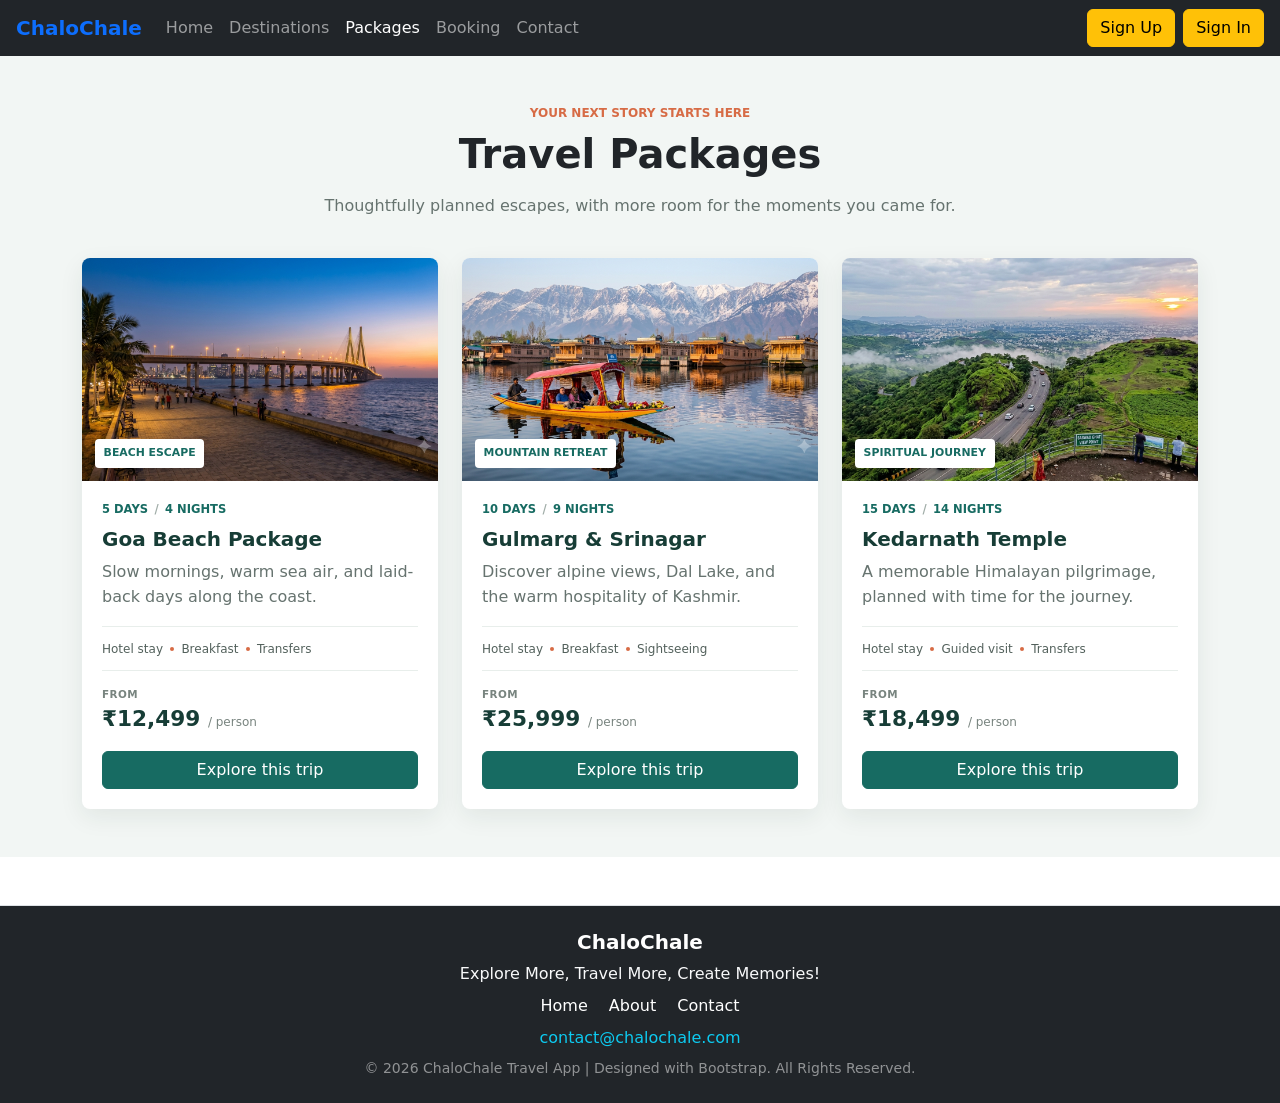
<file: Packages.html>
<!DOCTYPE html>
<html lang="en">

<head>
    <meta charset="UTF-8">
    <meta name="viewport" content="width=device-width, initial-scale=1.0">
    <title> Chalo Chale Packages </title>

    <link href="https://cdn.jsdelivr.net/npm/bootstrap@5.3.8/dist/css/bootstrap.min.css" rel="stylesheet"
        integrity="sha384-sRIl4kxILFvY47J16cr9ZwB07vP4J8+LH7qKQnuqkuIAvNWLzeN8tE5YBujZqJLB" crossorigin="anonymous">
    <link rel="stylesheet" href="./css/style.css">
</head>

<body>

    <nav class="navbar navbar-expand-lg navbar-dark bg-dark px-3">
        <a class="navbar-brand text-primary fw-bold" href="index.html">
                ChaloChale
        </a>

        <button class="navbar-toggler" type="button"
            data-bs-toggle="collapse"
            data-bs-target="#mainNavbar"
            aria-controls="mainNavbar"
            aria-expanded="false"
            aria-label="Toggle navigation">
                <span class="navbar-toggler-icon"></span>
        </button>

        <div class="collapse navbar-collapse" id="mainNavbar">
            <ul class="navbar-nav me-auto mb-2 mb-lg-0">
                <li class="nav-item">
                    <a class="nav-link" href="index.html">Home</a>
                </li>
                <li class="nav-item">
                    <a class="nav-link" href="index.html#destinations">Destinations</a>
                </li>
                <li class="nav-item">
                    <a class="nav-link active" href="Packages.html"
                        aria-current="page">Packages</a>
                </li>
                <li class="nav-item">
                    <a class="nav-link" href="Booking.html">Booking</a>
                </li>
                <li class="nav-item">
                    <a class="nav-link" href="Contact.html#contactForm">Contact</a>
                </li>
            </ul>
            <div class="d-flex gap-2 mb-2 mb-lg-0">
                <a class="btn btn-warning" href="signup.html">Sign Up</a>
                <a class="btn btn-warning" href="signin.html">Sign In</a>
            </div>
        </div>
    </nav>

    <section class="packages-section py-5" id="packages">
        <div class="container">
            <div class="packages-heading text-center">
                <p class="packages-kicker mb-2">YOUR NEXT STORY STARTS HERE</p>
                <h1 class="fw-bold mb-3">Travel Packages</h1>
                <p class="mb-0">Thoughtfully planned escapes, with more room for the moments you came for.</p>
            </div>

            <div class="row row-cols-1 row-cols-md-2 row-cols-xl-3 g-4">
                <div class="col">
                    <article class="card package-card h-100">
                        <div class="package-image-wrap">
                            <img src="./assets/images/carousel2.png" class="package-img" alt="Coastal promenade at sunset" loading="lazy">
                            <span class="package-badge">BEACH ESCAPE</span>
                        </div>
                        <div class="card-body">
                            <p class="package-duration">5 DAYS <span>/</span> 4 NIGHTS</p>
                            <h2 class="card-title">Goa Beach Package</h2>
                            <p class="card-text">Slow mornings, warm sea air, and laid-back days along the coast.</p>
                            <div class="package-includes">Hotel stay <span></span> Breakfast <span></span> Transfers</div>
                            <div class="package-booking">
                                <p class="package-price mb-3"><span>FROM</span> ₹12,499 <small>/ person</small></p>
                                <a href="Booking.html" class="btn btn-primary w-100">Explore this trip</a>
                            </div>
                        </div>
                    </article>
                </div>

                <div class="col">
                    <article class="card package-card h-100">
                        <div class="package-image-wrap">
                            <img src="./assets/images/carousel3.png" class="package-img" alt="Shikara on Dal Lake with Kashmir mountains behind" loading="lazy">
                            <span class="package-badge">MOUNTAIN RETREAT</span>
                        </div>
                        <div class="card-body">
                            <p class="package-duration">10 DAYS <span>/</span> 9 NIGHTS</p>
                            <h2 class="card-title">Gulmarg &amp; Srinagar</h2>
                            <p class="card-text">Discover alpine views, Dal Lake, and the warm hospitality of Kashmir.</p>
                            <div class="package-includes">Hotel stay <span></span> Breakfast <span></span> Sightseeing</div>
                            <div class="package-booking">
                                <p class="package-price mb-3"><span>FROM</span> ₹25,999 <small>/ person</small></p>
                                <a href="Booking.html" class="btn btn-primary w-100">Explore this trip</a>
                            </div>
                        </div>
                    </article>
                </div>

                <div class="col">
                    <article class="card package-card h-100">
                        <div class="package-image-wrap">
                            <img src="./assets/images/carousel1.png" class="package-img" alt="Green mountain road winding through the hills" loading="lazy">
                            <span class="package-badge">SPIRITUAL JOURNEY</span>
                        </div>
                        <div class="card-body">
                            <p class="package-duration">15 DAYS <span>/</span> 14 NIGHTS</p>
                            <h2 class="card-title">Kedarnath Temple</h2>
                            <p class="card-text">A memorable Himalayan pilgrimage, planned with time for the journey.</p>
                            <div class="package-includes">Hotel stay <span></span> Guided visit <span></span> Transfers</div>
                            <div class="package-booking">
                                <p class="package-price mb-3"><span>FROM</span> ₹18,499 <small>/ person</small></p>
                                <a href="Booking.html" class="btn btn-primary w-100">Explore this trip</a>
                            </div>
                        </div>
                    </article>
                </div>
            </div>
        </div>
    </section>






    <footer class="text-center border-top py-4 mt-5  bg-dark text-white" id="contact">

        <h5 class="fw-bold">ChaloChale</h5>

        <p class="mb-2 text-light">
            Explore More, Travel More, Create Memories!
        </p>

        <p class="mb-2">
            <a href="#home" class="text-white text-decoration-none mx-2">Home</a>
            <a href="#about" class="text-white text-decoration-none mx-2">About</a>
            <a href="#contact" class="text-white text-decoration-none mx-2">Contact</a>
        </p>

        <p class="mb-2">
            <a href="mailto:contact@chalochale.com" class="text-info text-decoration-none">
                contact@chalochale.com
            </a>
        </p>

        <p class="text-white-50 small mb-0">
            &copy; 2026 ChaloChale Travel App | Designed with Bootstrap.
            All Rights Reserved.
        </p>

    </footer>

    <script src="https://cdn.jsdelivr.net/npm/bootstrap@5.3.8/dist/js/bootstrap.bundle.min.js"
        integrity="sha384-FKyoEForCGlyvwx9Hj09JcYn3nv7wiPVlz7YYwJrWVcXK/BmnVDxM+D2scQbITxI"
        crossorigin="anonymous"></script>

    <!-- Custom JavaScript -->
    <script src="./js/script.js"></script>

</body>

</html>
</file>
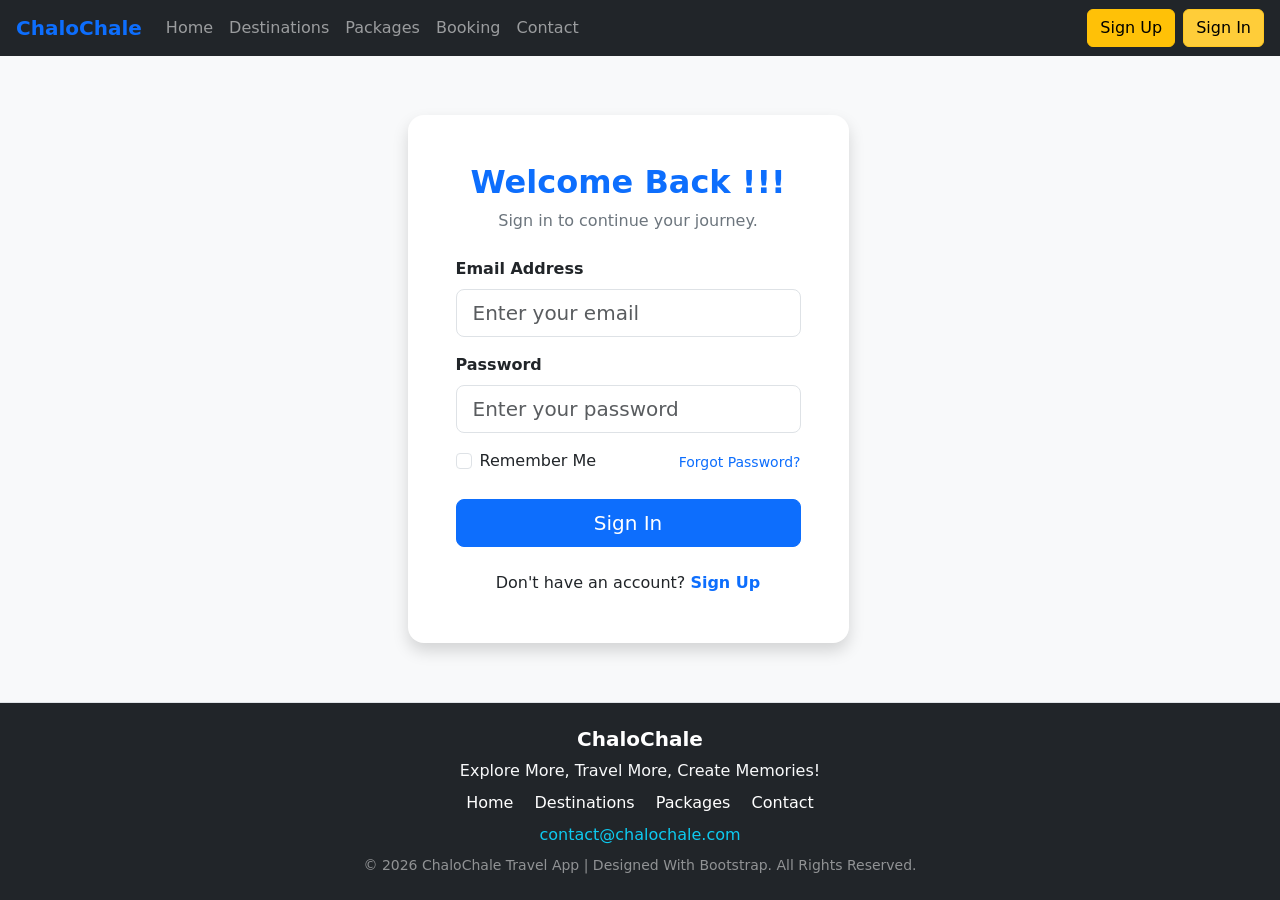
<file: signin.html>
<!DOCTYPE html>
<html lang="en">

<head>
    <meta charset="UTF-8">
    <meta name="viewport" content="width=device-width, initial-scale=1.0">

    <title>ChaloChale - Sign In</title>

    <!-- Bootstrap CSS -->
    <link href="https://cdn.jsdelivr.net/npm/bootstrap@5.3.8/dist/css/bootstrap.min.css"
        rel="stylesheet">
</head>

<body class="bg-light min-vh-100 d-flex flex-column">

    <div class="main-container flex-grow-1 d-flex flex-column">

        <!-- NAVBAR START -->
        <nav class="navbar navbar-expand-lg navbar-dark bg-dark px-3">

            <a class="navbar-brand text-primary fw-bold" href="index.html">
                ChaloChale
            </a>

            <button class="navbar-toggler" type="button"
                data-bs-toggle="collapse"
                data-bs-target="#mainNavbar"
                aria-controls="mainNavbar"
                aria-expanded="false"
                aria-label="Toggle navigation">

                <span class="navbar-toggler-icon"></span>

            </button>

            <div class="collapse navbar-collapse" id="mainNavbar">
                <ul class="navbar-nav me-auto mb-2 mb-lg-0">
                    <li class="nav-item">
                        <a class="nav-link" href="index.html">Home</a>
                    </li>
                    <li class="nav-item">
                        <a class="nav-link" href="index.html#destinations">
                            Destinations
                        </a>
                    </li>
                    <li class="nav-item">
                        <a class="nav-link" href="index.html#packages">
                            Packages
                        </a>
                    </li>
                    <li class="nav-item">
                        <a class="nav-link" href="Booking.html">Booking</a>
                    </li>
                    <li class="nav-item">
                        <a class="nav-link" href="Contact.html#contactForm">
                            Contact
                        </a>
                    </li>
                </ul>

                <div class="d-flex gap-2 mb-2 mb-lg-0">
                    <a class="btn btn-warning" href="signup.html">Sign Up</a>
                    <a class="btn btn-warning active"
                        href="signin.html"
                        aria-current="page">Sign In</a>
                </div>
            </div>

        </nav>
        <!-- NAVBAR END -->


        <!-- SIGN IN FORM START -->
        <section class="container flex-grow-1 d-flex align-items-center py-5">

            <div class="row w-100 justify-content-center">

                <div class="col-12 col-sm-10 col-md-8 col-lg-5">

                    <div class="card shadow border-0 rounded-4">

                        <div class="card-body p-4 p-md-5">

                            <!-- FORM HEADING -->
                            <div class="text-center mb-4">

                                <h2 class="fw-bold text-primary">
                                    Welcome Back !!!
                                </h2>

                                <p class="text-secondary mb-0">
                                    Sign in to continue your journey.
                                </p>

                            </div>

                            <form action="#" method="post">

                                <!-- EMAIL -->
                                <div class="mb-3">

                                    <label for="email"
                                        class="form-label fw-semibold">
                                        Email Address
                                    </label>

                                    <input type="email"
                                        class="form-control form-control-lg"
                                        id="email"
                                        name="email"
                                        placeholder="Enter your email"
                                        autocomplete="email"
                                        required>

                                </div>

                                <!-- PASSWORD -->
                                <div class="mb-3">

                                    <label for="password"
                                        class="form-label fw-semibold">
                                        Password
                                    </label>

                                    <input type="password"
                                        class="form-control form-control-lg"
                                        id="password"
                                        name="password"
                                        placeholder="Enter your password"
                                        autocomplete="current-password"
                                        required>

                                </div>

                                <!-- REMEMBER ME / FORGOT PASSWORD -->
                                <div class="d-flex justify-content-between
                                    align-items-center flex-wrap gap-2 mb-4">

                                    <div class="form-check">

                                        <input type="checkbox"
                                            class="form-check-input"
                                            id="rememberMe"
                                            name="rememberMe">

                                        <label class="form-check-label"
                                            for="rememberMe">
                                            Remember Me
                                        </label>

                                    </div>

                                    <a href="forgot-password.html"
                                        class="text-primary text-decoration-none small">
                                        Forgot Password?
                                    </a>

                                </div>

                                <!-- SIGN IN BUTTON -->
                                <div class="d-grid">

                                    <button type="submit"
                                        class="btn btn-primary btn-lg">
                                        Sign In
                                    </button>

                                </div>

                                <!-- SIGN UP LINK -->
                                <p class="text-center mt-4 mb-0">

                                    Don't have an account?

                                    <a href="signup.html"
                                        class="text-primary text-decoration-none fw-semibold">
                                        Sign Up
                                    </a>

                                </p>

                            </form>

                        </div>

                    </div>

                </div>

            </div>

        </section>
        <!-- SIGN IN FORM END -->


        <!-- FOOTER START -->
        <footer class="text-center border-top py-4 mt-auto bg-dark text-white"
            id="contact">

            <h5 class="fw-bold">ChaloChale</h5>

            <p class="mb-2 text-light">
                Explore More, Travel More, Create Memories!
            </p>

            <p class="mb-2">

                <a href="index.html"
                    class="text-white text-decoration-none mx-2">
                    Home
                </a>

                <a href="index.html#destinations"
                    class="text-white text-decoration-none mx-2">
                    Destinations
                </a>

                <a href="index.html#packages"
                    class="text-white text-decoration-none mx-2">
                    Packages
                </a>

                <a href="#contact"
                    class="text-white text-decoration-none mx-2">
                    Contact
                </a>

            </p>

            <p class="mb-2">

                <a href="mailto:contact@chalochale.com"
                    class="text-info text-decoration-none">
                    contact@chalochale.com
                </a>

            </p>

            <p class="text-white-50 small mb-0">
                &copy; 2026 ChaloChale Travel App |
                Designed With Bootstrap. All Rights Reserved.
            </p>

        </footer>
        <!-- FOOTER END -->

    </div>

    <!-- Bootstrap JavaScript -->
    <script src="https://cdn.jsdelivr.net/npm/bootstrap@5.3.8/dist/js/bootstrap.bundle.min.js">
    </script>

    <!-- Custom JavaScript -->
    <script src="./js/script.js"></script>

</body>

</html>
</file>
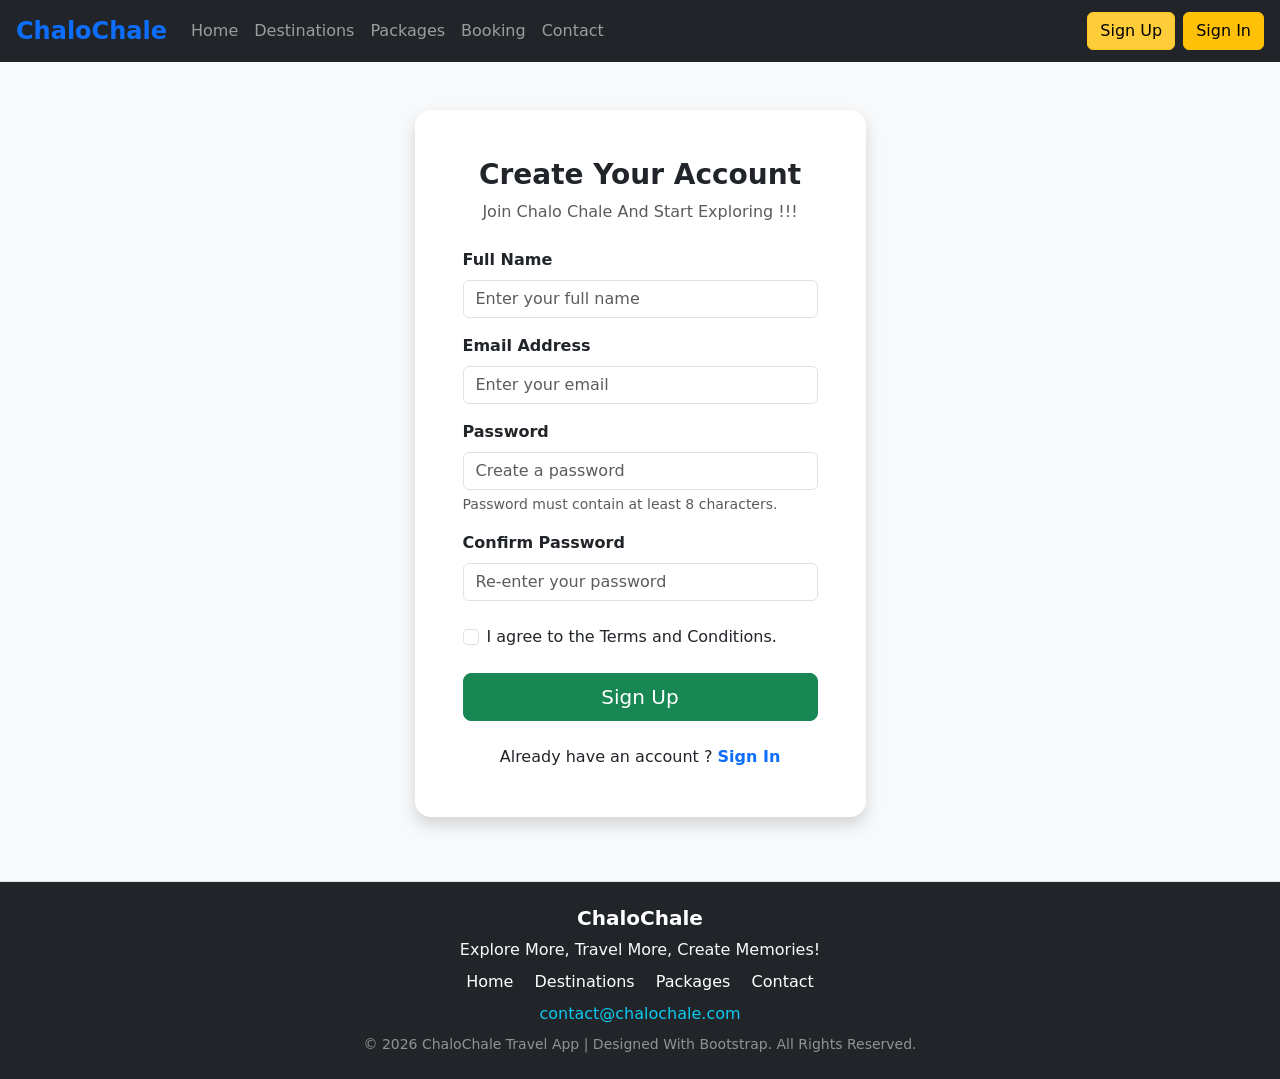
<file: signup.html>
<!DOCTYPE html>
<html lang="en">

<head>
    <meta charset="UTF-8">
    <meta name="viewport" content="width=device-width, initial-scale=1.0">

    <title>ChaloChale - Sign Up</title>

    <!-- Bootstrap CSS -->
    <link
        href="https://cdn.jsdelivr.net/npm/bootstrap@5.3.8/dist/css/bootstrap.min.css"
        rel="stylesheet">
</head>

<body class="bg-light">

    <div class="main-container">

        <!-- NAVBAR START -->
        <nav class="navbar navbar-expand-lg navbar-dark bg-dark px-3">

            <a class="navbar-brand text-primary fw-bold fs-4"
                href="index.html">
                ChaloChale
            </a>

            <button class="navbar-toggler" type="button"
                data-bs-toggle="collapse"
                data-bs-target="#mainNavbar"
                aria-controls="mainNavbar"
                aria-expanded="false"
                aria-label="Toggle navigation">

                <span class="navbar-toggler-icon"></span>

            </button>

            <div class="collapse navbar-collapse" id="mainNavbar">
                <ul class="navbar-nav me-auto mb-2 mb-lg-0">
                    <li class="nav-item">
                        <a class="nav-link" href="index.html">Home</a>
                    </li>
                    <li class="nav-item">
                        <a class="nav-link" href="index.html#destinations">
                            Destinations
                        </a>
                    </li>
                    <li class="nav-item">
                        <a class="nav-link" href="index.html#packages">
                            Packages
                        </a>
                    </li>
                    <li class="nav-item">
                        <a class="nav-link" href="Booking.html">Booking</a>
                    </li>
                    <li class="nav-item">
                        <a class="nav-link" href="Contact.html#contactForm">
                            Contact
                        </a>
                    </li>
                </ul>

                <div class="d-flex gap-2 mb-2 mb-lg-0">
                    <a class="btn btn-warning active"
                        href="signup.html"
                        aria-current="page">Sign Up</a>
                    <a class="btn btn-warning" href="signin.html">Sign In</a>
                </div>
            </div>

        </nav>
        <!-- NAVBAR END -->


        <!-- SIGN UP FORM START -->
        <section class="container py-5">

            <div class="row justify-content-center">

                <div class="col-12 col-sm-10 col-md-8 col-lg-6 col-xl-5">

                    <div class="card border-0 shadow rounded-4">

                        <div class="card-body p-4 p-md-5">

                            <h3 class="text-center fw-bold mb-2">
                                Create Your Account
                            </h3>

                            <p class="text-center text-muted mb-4">
                                Join Chalo Chale And Start Exploring !!!
                            </p>

                            <form action="#" method="post">

                                <!-- FULL NAME -->
                                <div class="mb-3">

                                    <label for="fullName"
                                        class="form-label fw-semibold">
                                        Full Name
                                    </label>

                                    <input type="text"
                                        class="form-control"
                                        id="fullName"
                                        name="fullName"
                                        placeholder="Enter your full name"
                                        autocomplete="name"
                                        required>

                                </div>

                                <!-- EMAIL -->
                                <div class="mb-3">

                                    <label for="email"
                                        class="form-label fw-semibold">
                                        Email Address
                                    </label>

                                    <input type="email"
                                        class="form-control"
                                        id="email"
                                        name="email"
                                        placeholder="Enter your email"
                                        autocomplete="email"
                                        required>

                                </div>

                                <!-- PASSWORD -->
                                <div class="mb-3">

                                    <label for="password"
                                        class="form-label fw-semibold">
                                        Password
                                    </label>

                                    <input type="password"
                                        class="form-control"
                                        id="password"
                                        name="password"
                                        placeholder="Create a password"
                                        autocomplete="new-password"
                                        minlength="8"
                                        required>

                                    <div class="form-text">
                                        Password must contain at least
                                        8 characters.
                                    </div>

                                </div>

                                <!-- CONFIRM PASSWORD -->
                                <div class="mb-4">

                                    <label for="confirmPassword"
                                        class="form-label fw-semibold">
                                        Confirm Password
                                    </label>

                                    <input type="password"
                                        class="form-control"
                                        id="confirmPassword"
                                        name="confirmPassword"
                                        placeholder="Re-enter your password"
                                        autocomplete="new-password"
                                        minlength="8"
                                        required>

                                </div>

                                <!-- TERMS AND CONDITIONS -->
                                <div class="form-check mb-4">

                                    <input type="checkbox"
                                        class="form-check-input"
                                        id="terms"
                                        name="terms"
                                        required>

                                    <label class="form-check-label"
                                        for="terms">
                                        I agree to the Terms and Conditions.
                                    </label>

                                </div>

                                <!-- SIGN UP BUTTON -->
                                <div class="d-grid">

                                    <button type="submit"
                                        class="btn btn-success btn-lg">
                                        Sign Up
                                    </button>

                                </div>

                                <!-- SIGN IN LINK -->
                                <p class="text-center mt-4 mb-0">

                                    Already have an account ?

                                    <a href="signin.html"
                                        class="text-primary text-decoration-none fw-semibold">
                                        Sign In 
                                    </a>

                                </p>

                            </form>

                        </div>

                    </div>

                </div>

            </div>

        </section>
        <!-- SIGN UP FORM END -->


        <!-- FOOTER START -->
        <footer class="text-center border-top py-4 mt-3 bg-dark text-white"
            id="contact">

            <h5 class="fw-bold">ChaloChale</h5>

            <p class="mb-2 text-light">
                Explore More, Travel More, Create Memories!
            </p>

            <p class="mb-2">

                <a href="index.html"
                    class="text-white text-decoration-none mx-2">
                    Home
                </a>

                <a href="index.html#destinations"
                    class="text-white text-decoration-none mx-2">
                    Destinations
                </a>

                <a href="index.html#packages"
                    class="text-white text-decoration-none mx-2">
                    Packages
                </a>

                <a href="#contact"
                    class="text-white text-decoration-none mx-2">
                    Contact
                </a>

            </p>

            <p class="mb-2">

                <a href="mailto:contact@chalochale.com"
                    class="text-info text-decoration-none">
                    contact@chalochale.com
                </a>

            </p>

            <p class="text-white-50 small mb-0">
                &copy; 2026 ChaloChale Travel App |
                Designed With Bootstrap. All Rights Reserved.
            </p>

        </footer>
        <!-- FOOTER END -->

    </div>

    <!-- Bootstrap JavaScript -->
    <script src="https://cdn.jsdelivr.net/npm/bootstrap@5.3.8/dist/js/bootstrap.bundle.min.js"></script>

    <!-- Custom JavaScript -->
    <script src="./js/script.js"></script>

</body>

</html>
</file>
<file: css/style.css>
.destinations-section {
	background-color: #f2f6f4;
}

.destinations-heading {
	max-width: 680px;
	margin: 0 auto 2.5rem;
}

.destinations-kicker {
	color: #d76b45;
	font-size: 0.75rem;
	font-weight: 700;
}

.destination-card {
	overflow: hidden;
	border: 0;
	border-radius: 8px;
	background-color: #fff;
	box-shadow: 0 8px 24px rgba(25, 51, 44, 0.08);
	transition: transform 180ms ease, box-shadow 180ms ease;
}

.destination-card:hover,
.destination-card:focus-within {
	transform: translateY(-5px);
	box-shadow: 0 14px 30px rgba(25, 51, 44, 0.15);
}

.destination-img {
	width: 100%;
	aspect-ratio: 4 / 3;
	object-fit: cover;
	transition: transform 350ms ease;
}

.destination-card:hover .destination-img,
.destination-card:focus-within .destination-img {
	transform: scale(1.04);
}

.destination-card .card-body {
	display: flex;
	flex-direction: column;
	padding: 1.35rem 1.35rem 1rem;
}

.destination-card .card-title {
	color: #173d36;
	font-size: 1.25rem;
	font-weight: 700;
}

.destination-card .card-text {
	flex-grow: 1;
	color: #66736f;
	line-height: 1.6;
}

.destination-card .btn-primary {
	border-color: #176b62;
	background-color: #176b62;
}

.destination-card .btn-primary:hover,
.destination-card .btn-primary:focus-visible {
	border-color: #10544d;
	background-color: #10544d;
}

.destination-footer {
	border: 0;
	background-color: #fff;
	padding: 0 1.35rem 1.25rem;
}

.destination-footer small {
	display: inline-block;
	border-radius: 4px;
	background-color: #e8f2ef;
	color: #176b62;
	font-size: 0.75rem;
	font-weight: 600;
	padding: 0.35rem 0.55rem;
}

.packages-section {
	background-color: #f2f6f4;
}

.packages-heading {
	max-width: 650px;
	margin: 0 auto 2.5rem;
}

.packages-heading > p:last-child {
	color: #66736f;
}

.packages-kicker {
	color: #d76b45;
	font-size: 0.75rem;
	font-weight: 700;
}

.package-card {
	overflow: hidden;
	border: 0;
	border-radius: 8px;
	background-color: #fff;
	box-shadow: 0 8px 24px rgba(25, 51, 44, 0.08);
	transition: transform 180ms ease, box-shadow 180ms ease;
}

.package-card:hover,
.package-card:focus-within {
	transform: translateY(-5px);
	box-shadow: 0 14px 30px rgba(25, 51, 44, 0.15);
}

.package-image-wrap {
	position: relative;
	overflow: hidden;
	aspect-ratio: 16 / 10;
	background-color: #dce8e3;
}

.package-img {
	width: 100%;
	height: 100%;
	object-fit: cover;
	transition: transform 350ms ease;
}

.package-card:hover .package-img,
.package-card:focus-within .package-img {
	transform: scale(1.04);
}

.package-badge {
	position: absolute;
	bottom: 0.8rem;
	left: 0.8rem;
	border-radius: 4px;
	background-color: #fff;
	color: #176b62;
	font-size: 0.68rem;
	font-weight: 700;
	padding: 0.4rem 0.55rem;
}

.package-card .card-body {
	display: flex;
	flex-direction: column;
	padding: 1.25rem;
}

.package-duration {
	color: #176b62;
	font-size: 0.72rem;
	font-weight: 700;
	margin-bottom: 0.55rem;
}

.package-duration span {
	color: #a2aea9;
	padding: 0 0.15rem;
}

.package-card .card-title {
	color: #173d36;
	font-size: 1.25rem;
	font-weight: 700;
}

.package-card .card-text {
	color: #66736f;
	line-height: 1.6;
}

.package-includes {
	display: flex;
	align-items: center;
	flex-wrap: wrap;
	gap: 0.45rem;
	border-top: 1px solid #e8eeeb;
	border-bottom: 1px solid #e8eeeb;
	color: #53615c;
	font-size: 0.75rem;
	padding: 0.8rem 0;
}

.package-includes span {
	width: 4px;
	height: 4px;
	border-radius: 50%;
	background-color: #d76b45;
}

.package-booking {
	margin-top: auto;
	padding-top: 1rem;
}

.package-price {
	color: #173d36;
	font-size: 1.35rem;
	font-weight: 700;
}

.package-price > span {
	display: block;
	color: #78847f;
	font-size: 0.65rem;
	letter-spacing: 0.04em;
}

.package-price small {
	color: #78847f;
	font-size: 0.75rem;
	font-weight: 400;
}

.package-card .btn-primary {
	border-color: #176b62;
	background-color: #176b62;
}

.package-card .btn-primary:hover,
.package-card .btn-primary:focus-visible {
	border-color: #10544d;
	background-color: #10544d;
}

.main-container {
	width: 100%;
	max-width: none;
	padding: 0;
	background-color: #fff;
}

.home-carousel .carousel-item img {
	height: clamp(360px, 55vw, 620px);
	object-fit: cover;
}

.home-carousel .carousel-item {
	position: relative;
}

.home-carousel .carousel-item::after {
	position: absolute;
	inset: 0;
	background: linear-gradient(90deg, rgba(13, 37, 35, 0.68), rgba(13, 37, 35, 0.08) 82%),
		linear-gradient(0deg, rgba(13, 37, 35, 0.28), transparent 58%);
	content: "";
}

.home-carousel-caption {
	z-index: 1;
	right: 9%;
	bottom: 17%;
	left: 9%;
	max-width: 680px;
	padding: 0;
	text-align: left;
}

.home-carousel-caption h5 {
	font-size: 2.6rem;
	font-weight: 700;
}

.home-carousel-caption p {
	font-size: 1.1rem;
}

.home-carousel-caption .btn-primary,
.home-destination-card .btn-primary,
.home-package-card .btn-primary {
	border-color: #176b62;
	background-color: #176b62;
}

.home-carousel-caption .btn-primary:hover,
.home-destination-card .btn-primary:hover,
.home-package-card .btn-primary:hover {
	border-color: #10544d;
	background-color: #10544d;
}

.home-section {
	padding-right: 1rem;
	padding-left: 1rem;
}

.services-section,
.featured-packages-section {
	background-color: #fff;
}

.destinations-home {
	background-color: #f2f6f4;
}

.section-heading {
	max-width: 680px;
	margin: 0 auto 2.5rem;
}

.section-heading h2 {
	color: #173d36;
	font-size: 2rem;
	font-weight: 700;
}

.section-heading > p:last-child {
	color: #66736f;
	margin-bottom: 0;
}

.section-kicker {
	color: #d76b45;
	font-size: 0.75rem;
	font-weight: 700;
	margin-bottom: 0.6rem;
}

.service-card {
	border: 1px solid #e8eeeb;
	border-radius: 8px;
	box-shadow: 0 8px 24px rgba(25, 51, 44, 0.06);
}

.service-card .card-body {
	padding: 1.75rem 1.5rem;
}

.service-card .card-title {
	color: #173d36;
}

.service-card .card-text {
	color: #66736f;
	line-height: 1.65;
	margin-bottom: 0;
}

.home-destination-card,
.home-package-card {
	overflow: hidden;
	border: 0;
	border-radius: 8px;
	background-color: #fff;
	box-shadow: 0 8px 24px rgba(25, 51, 44, 0.08);
	transition: transform 180ms ease, box-shadow 180ms ease;
}

.home-destination-card:hover,
.home-destination-card:focus-within,
.home-package-card:hover,
.home-package-card:focus-within {
	transform: translateY(-5px);
	box-shadow: 0 14px 30px rgba(25, 51, 44, 0.15);
}

.home-destination-card .destination-img,
.home-package-img {
	width: 100%;
	aspect-ratio: 16 / 10;
	object-fit: cover;
}

.home-destination-card .card-body,
.home-package-card .card-body {
	display: flex;
	flex-direction: column;
	align-items: stretch;
	padding: 1.25rem;
}

.home-destination-card .card-title,
.home-package-card .card-title {
	color: #173d36;
	font-weight: 700;
}

.home-destination-card .card-text,
.home-package-card .card-text {
	flex-grow: 1;
	color: #66736f;
	line-height: 1.6;
}

.home-destination-card .destination-img {
	transition: transform 350ms ease;
}

.home-destination-card:hover .destination-img {
	transform: scale(1.04);
}

.home-destination-card .card-footer,
.home-package-card .card-footer {
	border: 0;
	background-color: #fff;
	padding: 0 1.25rem 1.25rem;
}

.home-destination-card .card-footer small,
.home-package-card .card-footer small {
	display: inline-block;
	border-radius: 4px;
	background-color: #e8f2ef;
	color: #176b62;
	font-size: 0.75rem;
	font-weight: 600;
	padding: 0.35rem 0.55rem;
}

.home-package-card .card-body .text-success {
	color: #176b62 !important;
	font-size: 1.4rem;
	font-weight: 700;
}

.home-package-card .btn-primary,
.home-destination-card .btn-primary {
	margin-top: 0.5rem;
}

.booking-cta-section {
	background-color: #173d36;
	color: #fff;
}

.booking-cta-content {
	display: flex;
	align-items: center;
	justify-content: space-between;
	gap: 2rem;
}

.booking-cta-content .section-kicker {
	color: #f0a17d;
}

.booking-cta-content h2 {
	font-size: 1.75rem;
	font-weight: 700;
}

.booking-cta-content p:not(.section-kicker) {
	color: rgba(255, 255, 255, 0.76);
}

.booking-cta-content .btn-light {
	flex: 0 0 auto;
	border: 0;
	color: #173d36;
	font-weight: 600;
}

.dialog {
	width: min(700px, calc(100% - 2rem));
	max-height: 90vh;
	max-height: 90dvh;
	overflow-y: auto;
	border: 0;
	border-radius: 8px;
	padding: 0;
	box-shadow: 0 10px 40px rgba(0, 0, 0, 0.3);
}

.dialog::backdrop {
	background: rgba(0, 0, 0, 0.65);
}

.dialog-header {
	border-bottom: 1px solid #e2e8e5;
	background-color: #f8faf9;
	padding: 1rem 1.25rem;
}

.dialog-title {
	font-size: 1.35rem;
	margin: 0;
}

.dialog-body {
	padding: 1.25rem;
}

@media (prefers-reduced-motion: reduce) {
	.destination-card,
	.package-card,
	.destination-img,
	.home-destination-card,
	.home-package-card {
		transition: none;
	}

	.package-img {
		transition: none;
	}
}

@media (max-width: 767.98px) {
	.home-carousel .carousel-item img {
		height: 430px;
	}

	.home-carousel-caption {
		right: 3.5rem;
		bottom: 14%;
		left: 1.5rem;
	}

	.home-carousel-caption h5 {
		font-size: 1.75rem;
	}

	.home-carousel-caption p {
		font-size: 0.95rem;
	}

	.home-section {
		padding-right: 0;
		padding-left: 0;
	}

	.section-heading {
		margin-bottom: 1.75rem;
	}

	.section-heading h2 {
		font-size: 1.65rem;
	}

	.booking-cta-content {
		align-items: flex-start;
		flex-direction: column;
		gap: 1.25rem;
	}

	.booking-cta-content h2 {
		font-size: 1.5rem;
	}
}

@media (prefers-reduced-motion: reduce) {
	.home-carousel .carousel-item img,
	.home-destination-card .destination-img {
		transition: none;
	}
}
</file>
